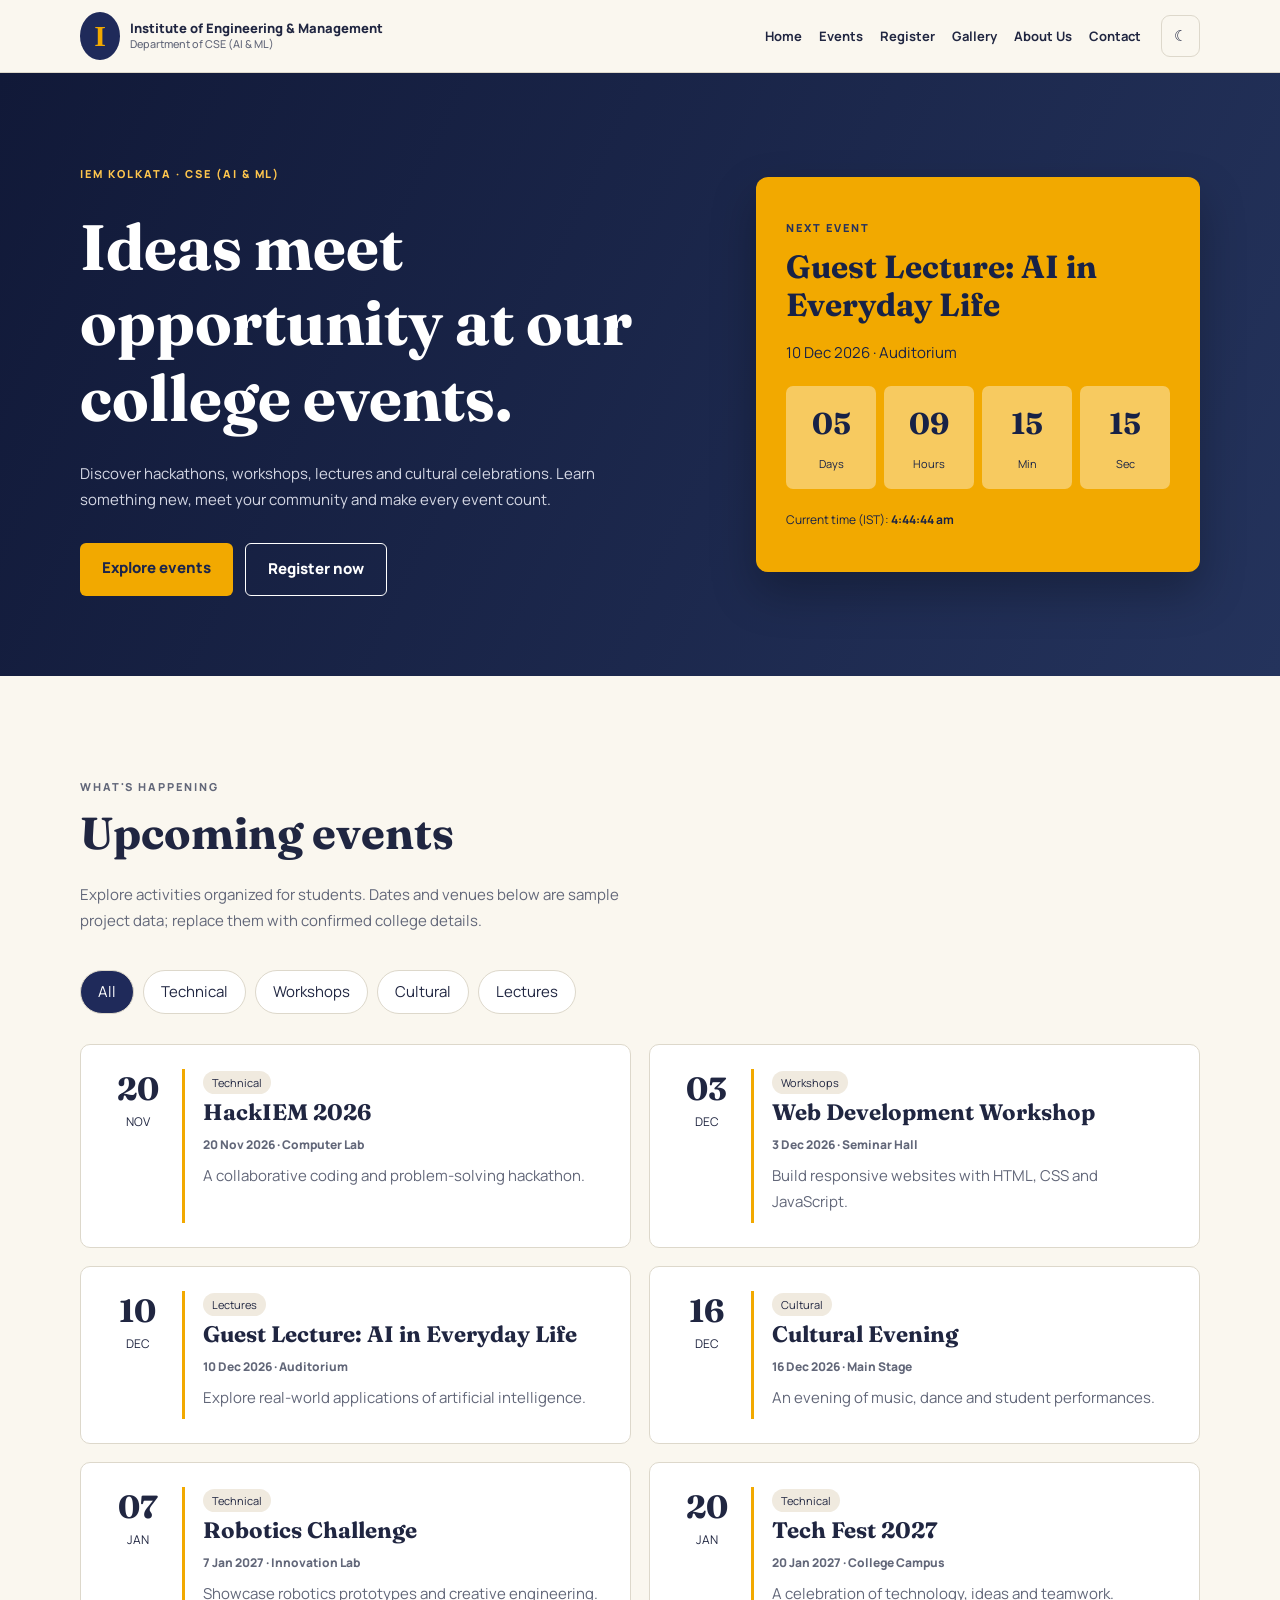
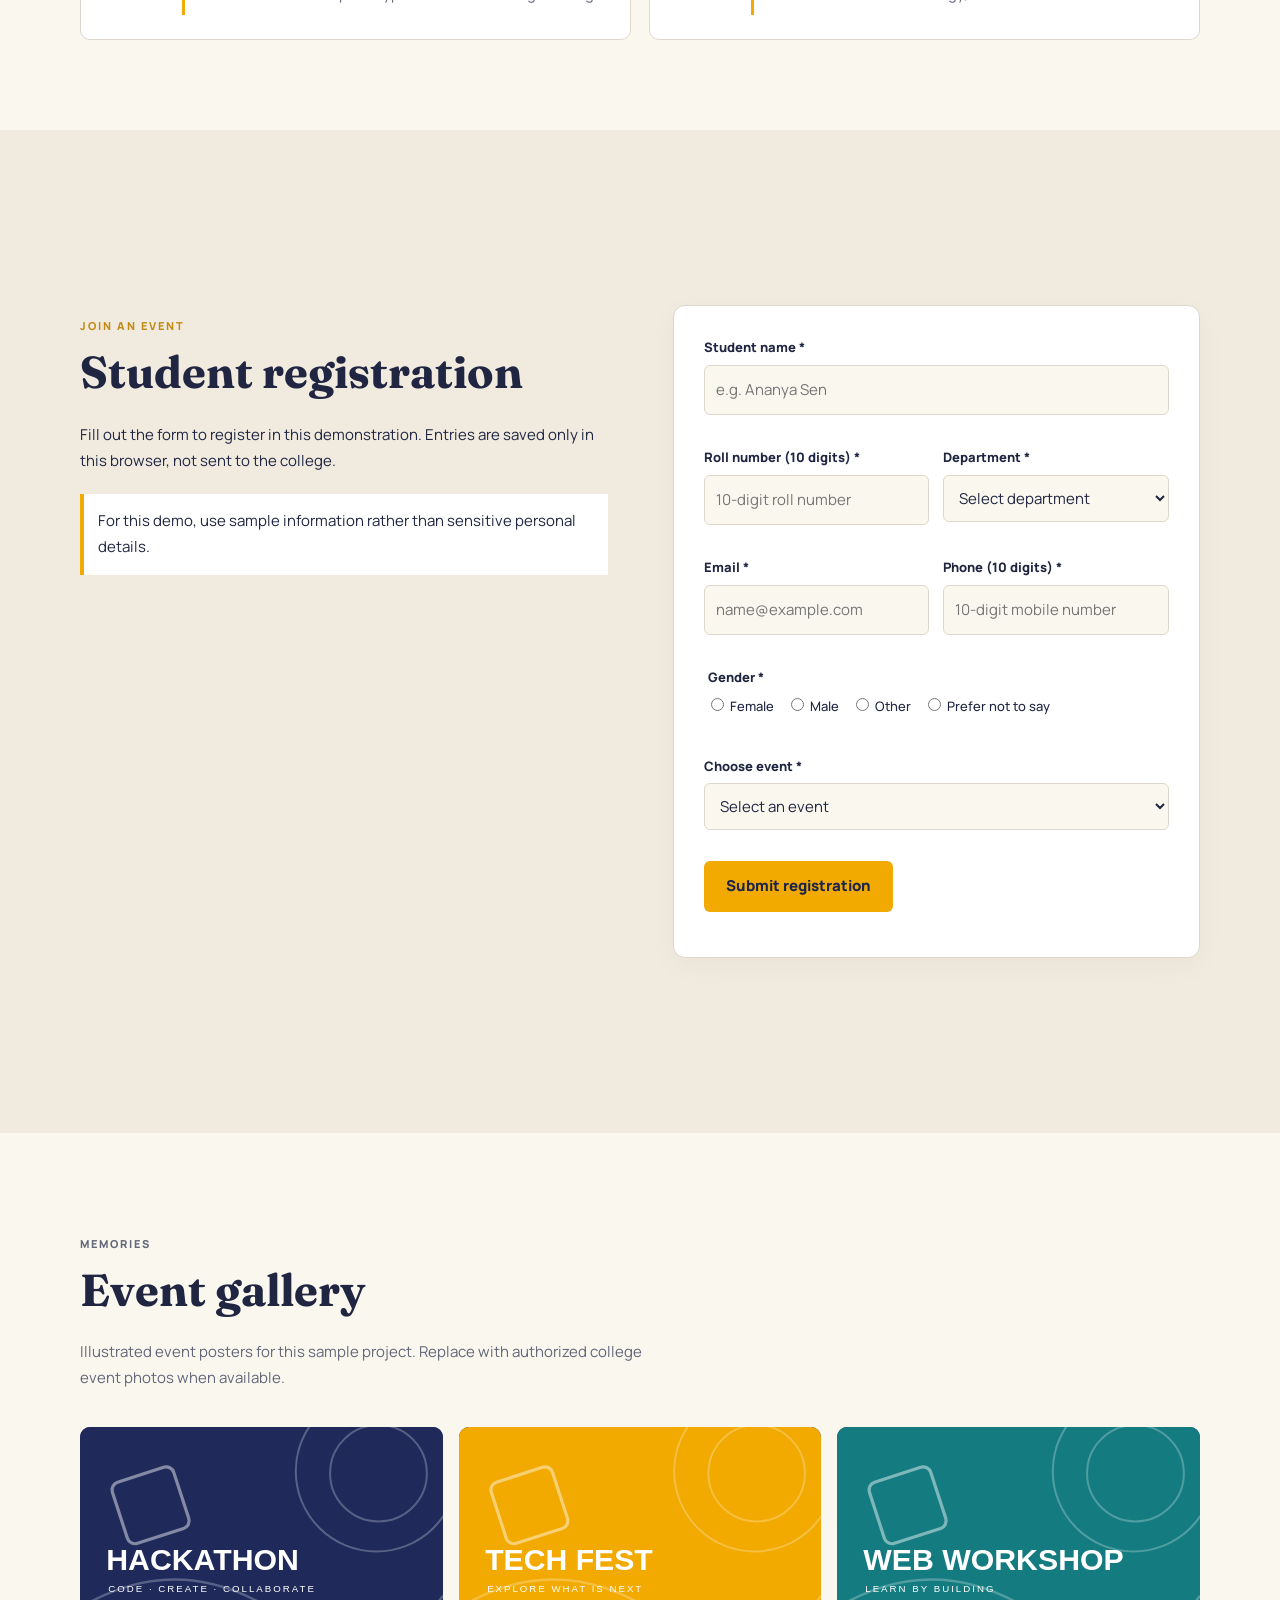
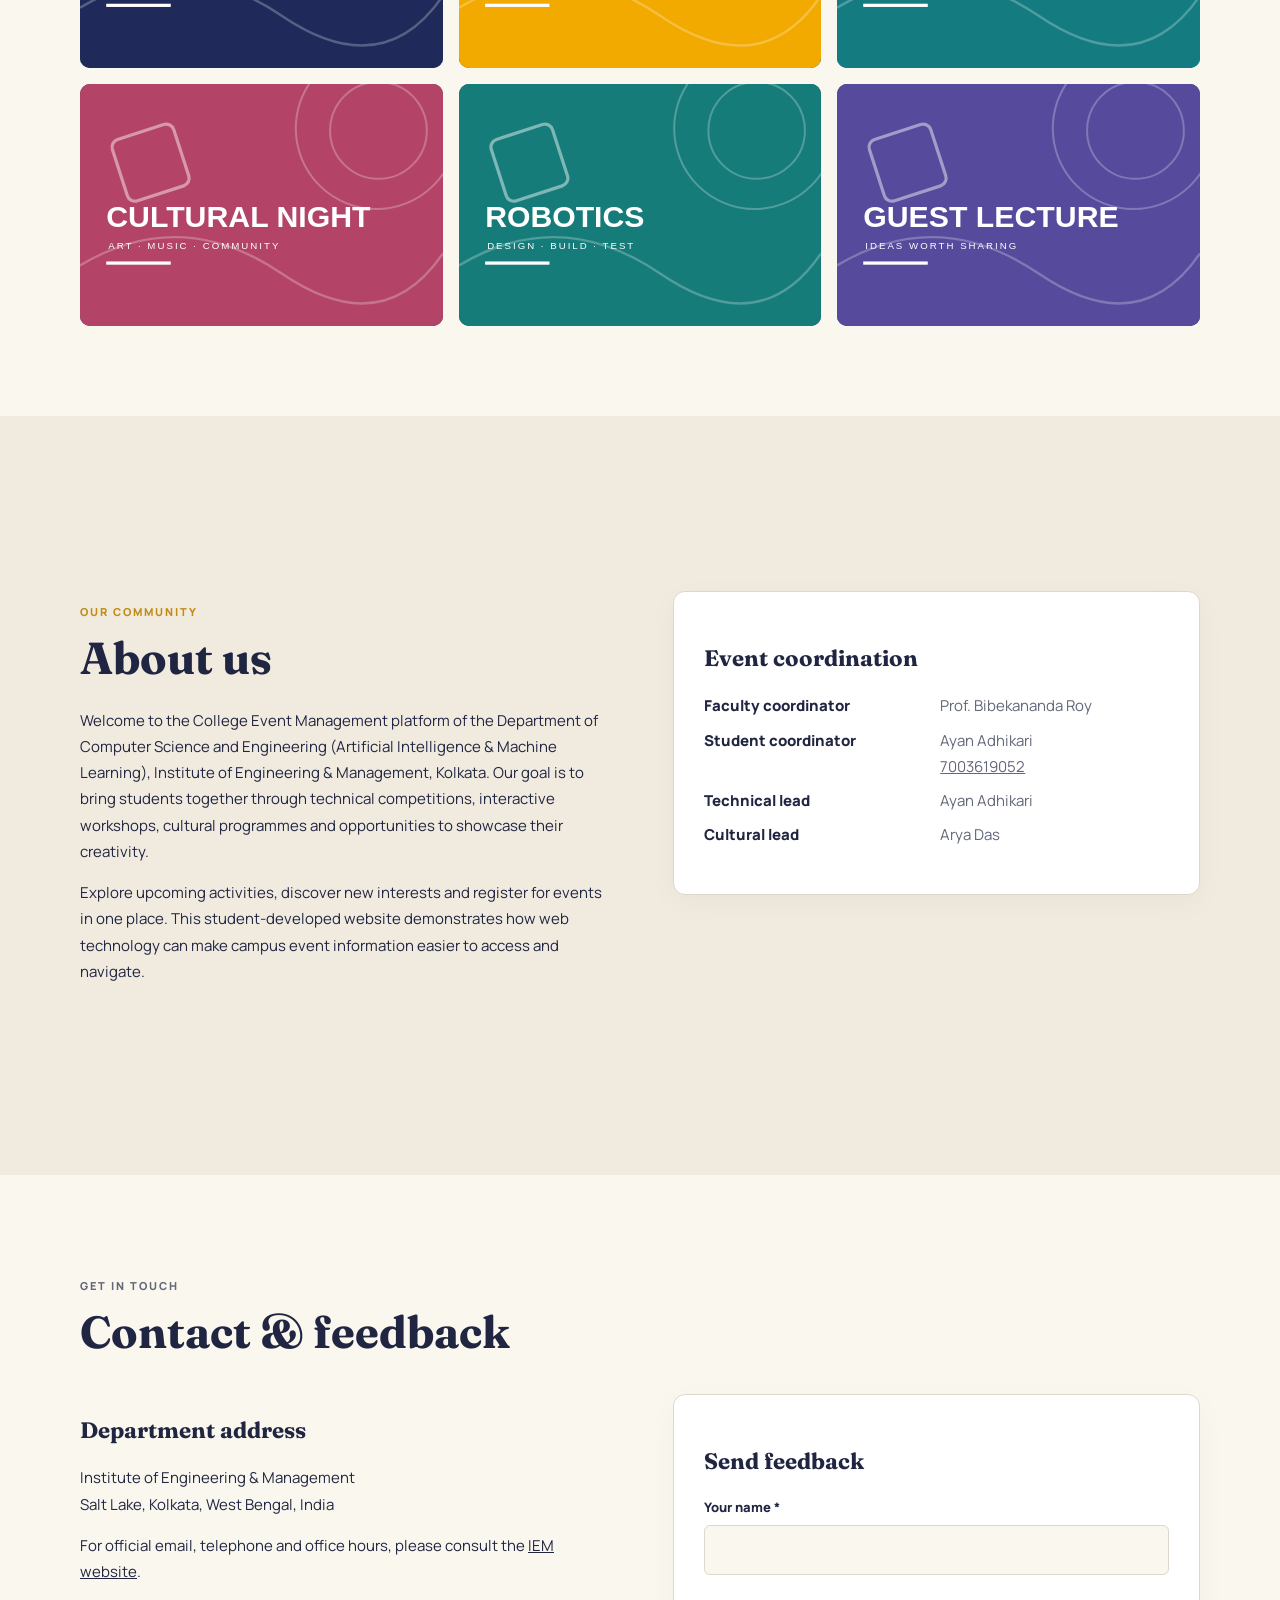
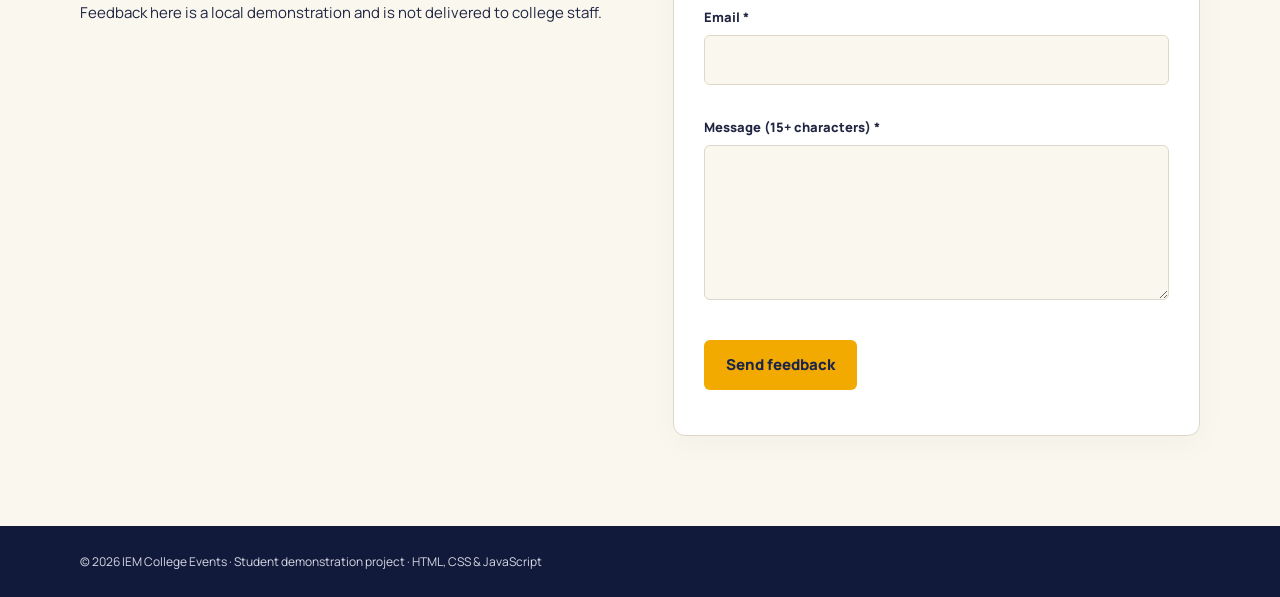
<file: index.html>
<!DOCTYPE html>
<html lang="en"><head><meta charset="UTF-8"><meta name="viewport" content="width=device-width,initial-scale=1"><meta name="description" content="IEM CSE AIML college events and registration"><title>IEM | College Events</title><link rel="stylesheet" href="css/style.css"></head>
<body><header class="site-header"><a class="brand" href="#home"><span class="logo" aria-hidden="true">I</span><span>Institute of Engineering &amp; Management<small>Department of CSE (AI &amp; ML)</small></span></a><div class="header-actions"><button id="themeToggle" class="icon-btn" type="button" aria-label="Toggle dark mode">☾</button><button id="menuToggle" class="icon-btn menu-toggle" type="button" aria-label="Toggle menu" aria-expanded="false">☰</button></div><nav id="mainNav" aria-label="Main navigation"><a href="#home">Home</a><a href="#events">Events</a><a href="#register">Register</a><a href="#gallery">Gallery</a><a href="#about">About Us</a><a href="#contact">Contact</a></nav></header>
<main><section id="home" class="hero"><div class="hero-copy"><p class="eyebrow">IEM KOLKATA · CSE (AI &amp; ML)</p><h1>Ideas meet opportunity at our college events.</h1><p>Discover hackathons, workshops, lectures and cultural celebrations. Learn something new, meet your community and make every event count.</p><div class="actions"><a class="btn primary" href="#events">Explore events</a><a class="btn outline" href="#register">Register now</a></div></div><aside class="countdown-card"><p class="eyebrow">NEXT EVENT</p><h2 id="nextEventName">Loading events…</h2><p id="nextEventDate">Please wait</p><div class="timer" aria-live="off"><div><strong id="cdDays">00</strong><small>Days</small></div><div><strong id="cdHours">00</strong><small>Hours</small></div><div><strong id="cdMins">00</strong><small>Min</small></div><div><strong id="cdSecs">00</strong><small>Sec</small></div></div><p class="clock">Current time (IST): <strong id="clock">--:--:--</strong></p></aside></section>
<section id="events" class="section container"><div class="section-heading"><p class="eyebrow">WHAT'S HAPPENING</p><h2>Upcoming events</h2><p>Explore activities organized for students. Dates and venues below are sample project data; replace them with confirmed college details.</p></div><div id="filters" class="filters" role="group" aria-label="Filter events"><button class="chip active" data-filter="All" aria-pressed="true">All</button><button class="chip" data-filter="Technical" aria-pressed="false">Technical</button><button class="chip" data-filter="Workshops" aria-pressed="false">Workshops</button><button class="chip" data-filter="Cultural" aria-pressed="false">Cultural</button><button class="chip" data-filter="Lectures" aria-pressed="false">Lectures</button></div><div id="eventList" class="events-grid"></div></section>
<section id="register" class="section section-tint"><div class="container split"><div><p class="eyebrow">JOIN AN EVENT</p><h2>Student registration</h2><p>Fill out the form to register in this demonstration. Entries are saved only in this browser, not sent to the college.</p><div class="notice">For this demo, use sample information rather than sensitive personal details.</div></div><form id="registrationForm" class="form-card" novalidate><div class="field"><label for="studentName">Student name *</label><input id="studentName" name="studentName" autocomplete="name" placeholder="e.g. Ananya Sen"><small class="error" id="studentNameError"></small></div><div class="form-grid"><div class="field"><label for="roll">Roll number (10 digits) *</label><input id="roll" name="roll" inputmode="numeric" maxlength="10" placeholder="10-digit roll number"><small class="error" id="rollError"></small></div><div class="field"><label for="department">Department *</label><select id="department" name="department"><option value="">Select department</option><option>CSE (AI &amp; ML)</option><option>CSE</option><option>ECE</option><option>IT</option><option>Other</option></select><small class="error" id="departmentError"></small></div><div class="field"><label for="email">Email *</label><input id="email" name="email" type="email" placeholder="name@example.com"><small class="error" id="emailError"></small></div><div class="field"><label for="phone">Phone (10 digits) *</label><input id="phone" name="phone" inputmode="tel" maxlength="10" placeholder="10-digit mobile number"><small class="error" id="phoneError"></small></div></div><fieldset class="field"><legend>Gender *</legend><div class="radio-row"><label><input type="radio" name="gender" value="Female"> Female</label><label><input type="radio" name="gender" value="Male"> Male</label><label><input type="radio" name="gender" value="Other"> Other</label><label><input type="radio" name="gender" value="Prefer not to say"> Prefer not to say</label></div><small class="error" id="genderError"></small></fieldset><div class="field"><label for="eventSelect">Choose event *</label><select id="eventSelect" name="event"><option value="">Select an event</option></select><small class="error" id="eventSelectError"></small></div><button class="btn primary" type="submit">Submit registration</button><p id="registrationStatus" class="status" role="status"></p></form></div></section>
<section id="gallery" class="section container"><div class="section-heading"><p class="eyebrow">MEMORIES</p><h2>Event gallery</h2><p>Illustrated event posters for this sample project. Replace with authorized college event photos when available.</p></div><div class="gallery-grid"><figure><img src="images/hackathon.svg" alt="Hackathon illustrated poster"><figcaption>Hackathon</figcaption></figure><figure><img src="images/techfest.svg" alt="Tech festival illustrated poster"><figcaption>Tech Fest</figcaption></figure><figure><img src="images/workshop.svg" alt="Workshop illustrated poster"><figcaption>Workshop</figcaption></figure><figure><img src="images/culture.svg" alt="Cultural night illustrated poster"><figcaption>Cultural Night</figcaption></figure><figure><img src="images/robotics.svg" alt="Robotics illustrated poster"><figcaption>Robotics</figcaption></figure><figure><img src="images/lecture.svg" alt="Guest lecture illustrated poster"><figcaption>Guest Lecture</figcaption></figure></div></section>
<section id="about" class="section section-tint"><div class="container split"><div><p class="eyebrow">OUR COMMUNITY</p><h2>About us</h2><p>Welcome to the College Event Management platform of the Department of Computer Science and Engineering (Artificial Intelligence &amp; Machine Learning), Institute of Engineering &amp; Management, Kolkata. Our goal is to bring students together through technical competitions, interactive workshops, cultural programmes and opportunities to showcase their creativity.</p><p>Explore upcoming activities, discover new interests and register for events in one place. This student-developed website demonstrates how web technology can make campus event information easier to access and navigate.</p></div><div class="info-card"><h3>Event coordination</h3><dl><dt>Faculty coordinator</dt><dd>Prof. Bibekananda Roy</dd><dt>Student coordinator</dt><dd>Ayan Adhikari<br><a href="tel:+917003619052">7003619052</a></dd><dt>Technical lead</dt><dd>Ayan Adhikari</dd><dt>Cultural lead</dt><dd>Arya Das</dd></dl></div></div></section>
<section id="contact" class="section container"><div class="section-heading"><p class="eyebrow">GET IN TOUCH</p><h2>Contact &amp; feedback</h2></div><div class="split"><div><h3>Department address</h3><address>Institute of Engineering &amp; Management<br>Salt Lake, Kolkata, West Bengal, India</address><p>For official email, telephone and office hours, please consult the <a href="https://iem.edu.in/" target="_blank" rel="noopener noreferrer">IEM website</a>.</p><p>Feedback here is a local demonstration and is not delivered to college staff.</p></div><form id="feedbackForm" class="form-card" novalidate><h3>Send feedback</h3><div class="field"><label for="feedbackName">Your name *</label><input id="feedbackName" name="feedbackName"><small class="error" id="feedbackNameError"></small></div><div class="field"><label for="feedbackEmail">Email *</label><input id="feedbackEmail" name="feedbackEmail" type="email"><small class="error" id="feedbackEmailError"></small></div><div class="field"><label for="message">Message (15+ characters) *</label><textarea id="message" name="message" rows="5"></textarea><small class="error" id="messageError"></small></div><button class="btn primary" type="submit">Send feedback</button><p id="feedbackStatus" class="status" role="status"></p></form></div></section></main><footer><div class="container">© <span id="year"></span> IEM College Events · Student demonstration project · HTML, CSS &amp; JavaScript</div></footer><script src="js/script.js" defer></script></body></html>
</file>
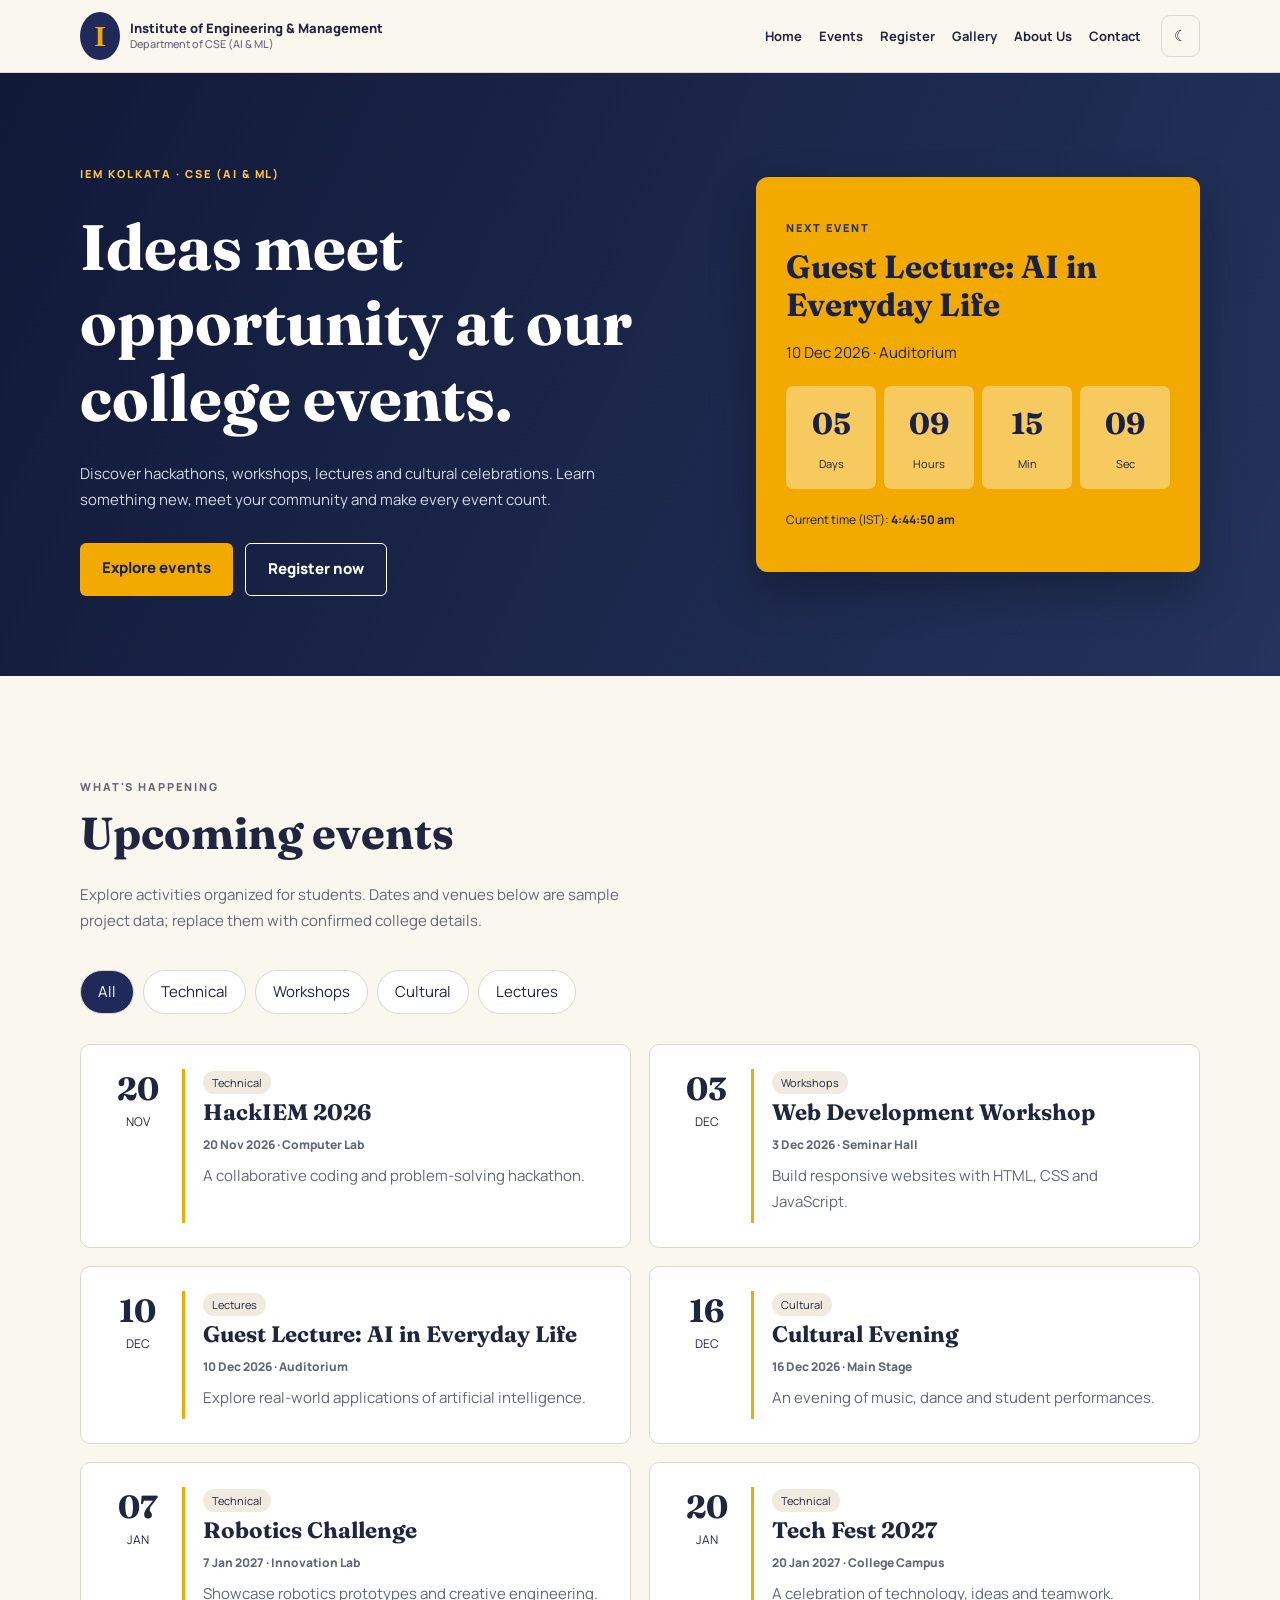
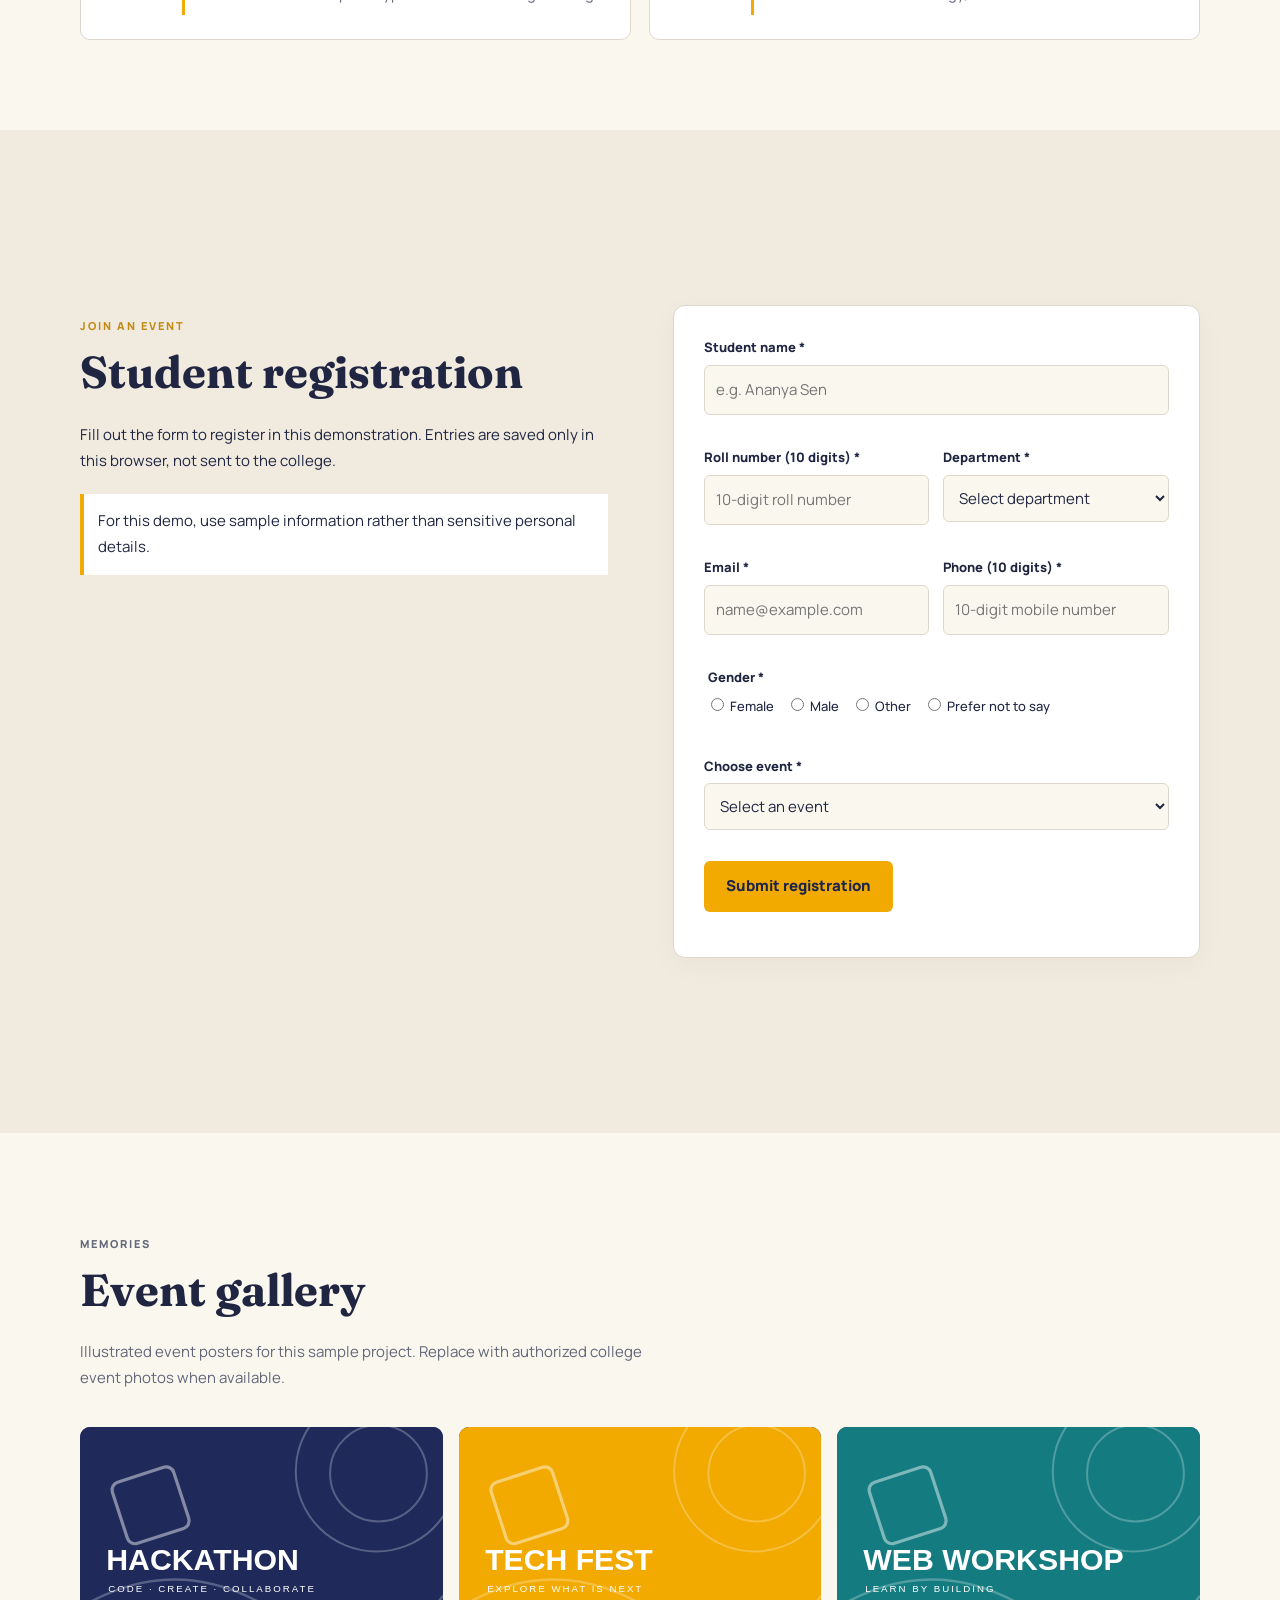
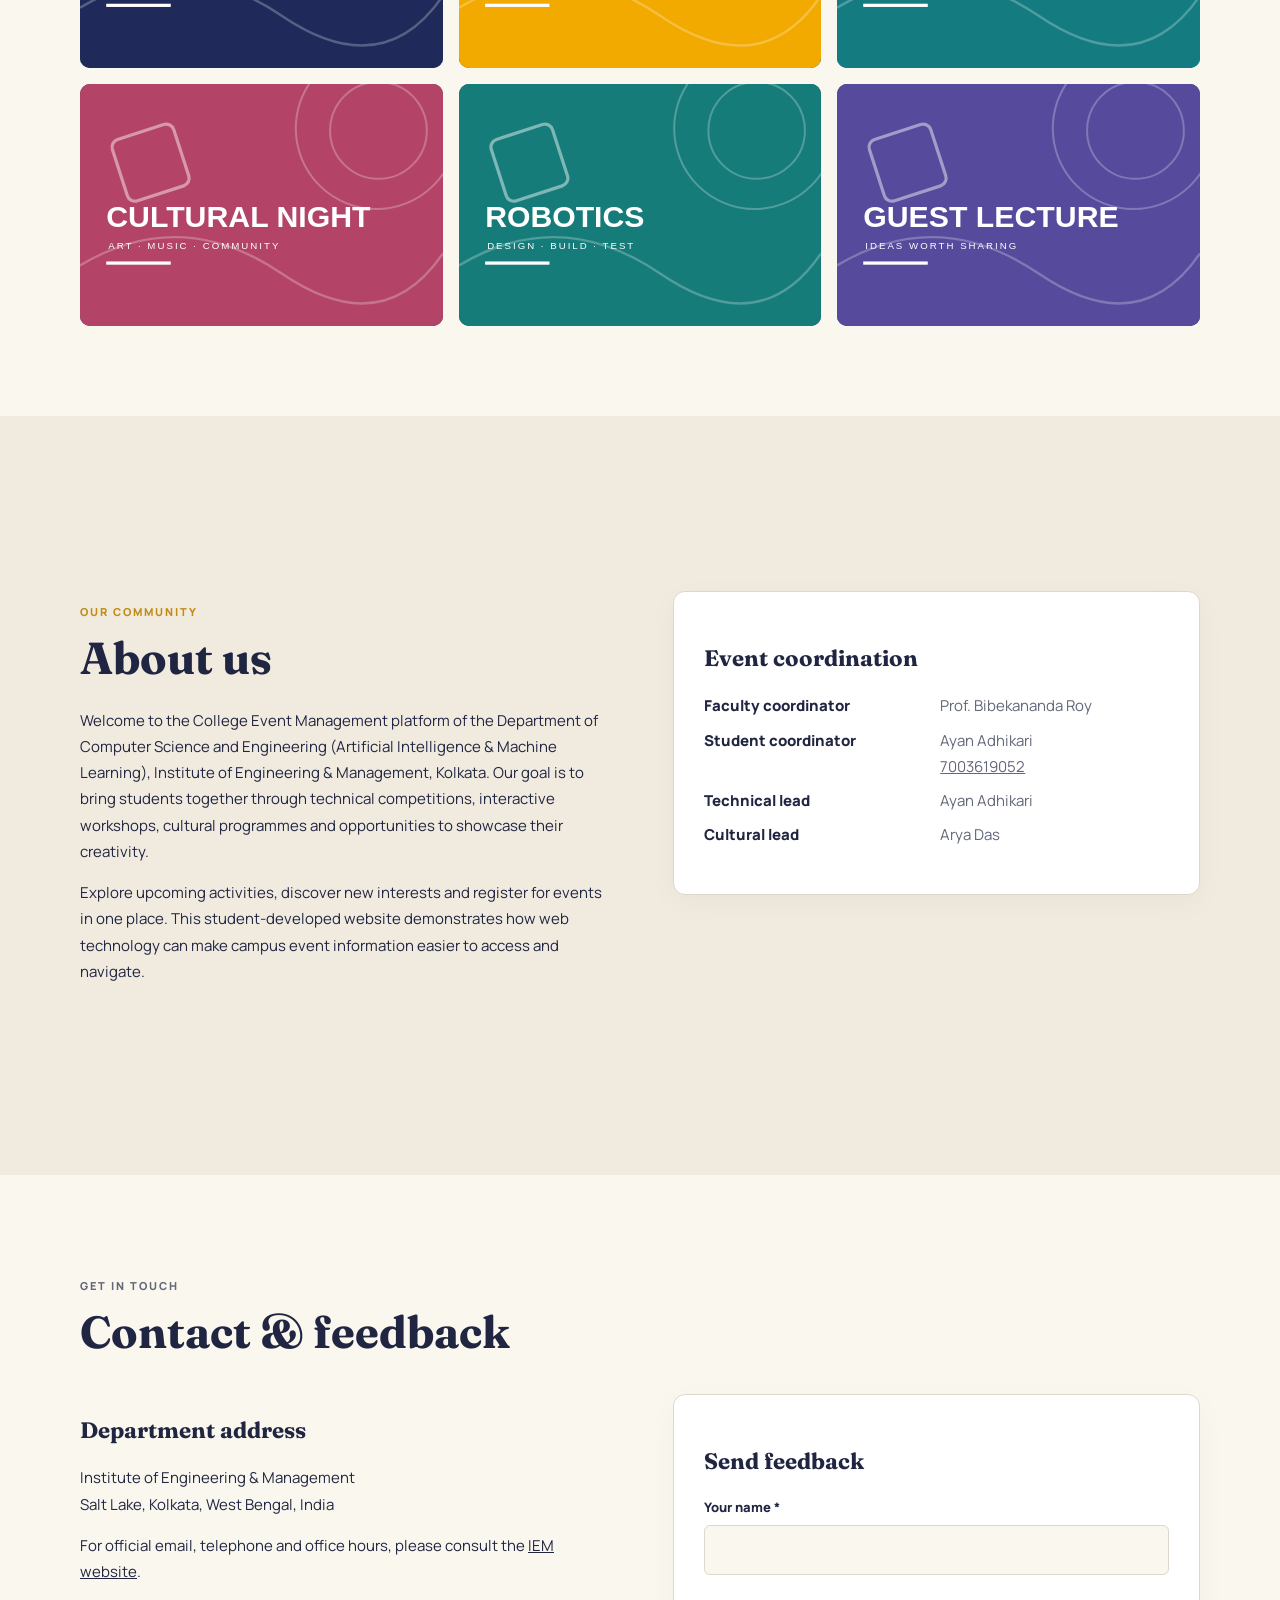
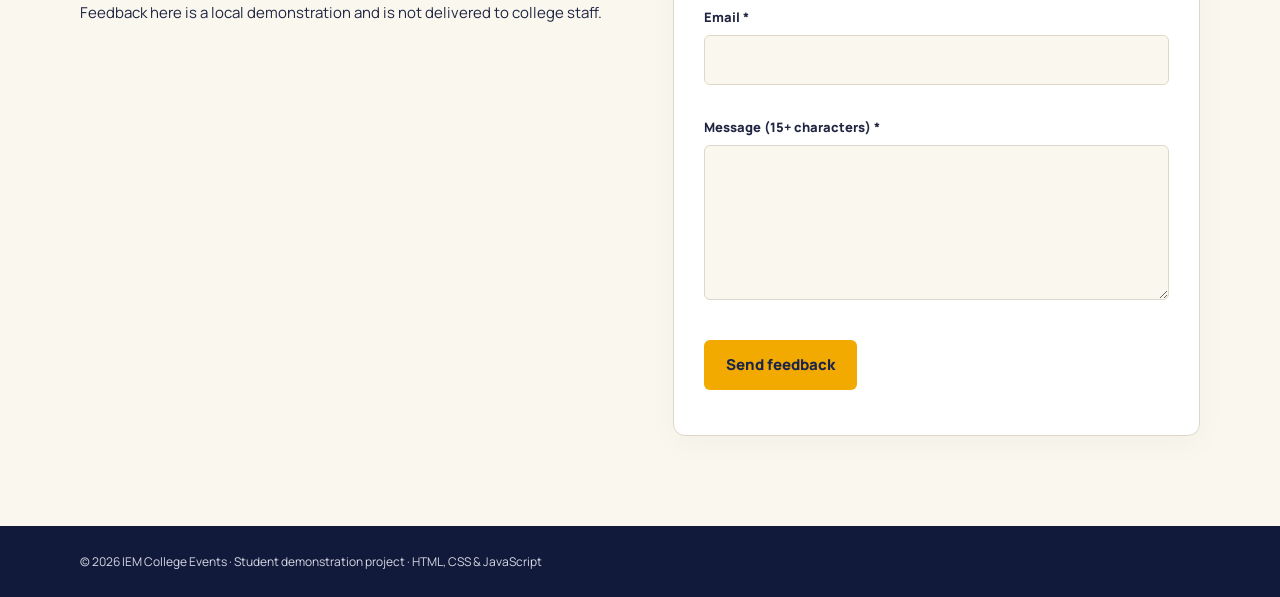
<file: updated-index.html>
<!DOCTYPE html>
<html lang="en"><head><meta charset="UTF-8"><meta name="viewport" content="width=device-width,initial-scale=1"><meta name="description" content="IEM CSE AIML college events and registration"><title>IEM | College Events</title><link rel="stylesheet" href="css/style.css"></head>
<body><header class="site-header"><a class="brand" href="#home"><span class="logo" aria-hidden="true">I</span><span>Institute of Engineering &amp; Management<small>Department of CSE (AI &amp; ML)</small></span></a><div class="header-actions"><button id="themeToggle" class="icon-btn" type="button" aria-label="Toggle dark mode">☾</button><button id="menuToggle" class="icon-btn menu-toggle" type="button" aria-label="Toggle menu" aria-expanded="false">☰</button></div><nav id="mainNav" aria-label="Main navigation"><a href="#home">Home</a><a href="#events">Events</a><a href="#register">Register</a><a href="#gallery">Gallery</a><a href="#about">About Us</a><a href="#contact">Contact</a></nav></header>
<main><section id="home" class="hero"><div class="hero-copy"><p class="eyebrow">IEM KOLKATA · CSE (AI &amp; ML)</p><h1>Ideas meet opportunity at our college events.</h1><p>Discover hackathons, workshops, lectures and cultural celebrations. Learn something new, meet your community and make every event count.</p><div class="actions"><a class="btn primary" href="#events">Explore events</a><a class="btn outline" href="#register">Register now</a></div></div><aside class="countdown-card"><p class="eyebrow">NEXT EVENT</p><h2 id="nextEventName">Loading events…</h2><p id="nextEventDate">Please wait</p><div class="timer" aria-live="off"><div><strong id="cdDays">00</strong><small>Days</small></div><div><strong id="cdHours">00</strong><small>Hours</small></div><div><strong id="cdMins">00</strong><small>Min</small></div><div><strong id="cdSecs">00</strong><small>Sec</small></div></div><p class="clock">Current time (IST): <strong id="clock">--:--:--</strong></p></aside></section>
<section id="events" class="section container"><div class="section-heading"><p class="eyebrow">WHAT'S HAPPENING</p><h2>Upcoming events</h2><p>Explore activities organized for students. Dates and venues below are sample project data; replace them with confirmed college details.</p></div><div id="filters" class="filters" role="group" aria-label="Filter events"><button class="chip active" data-filter="All" aria-pressed="true">All</button><button class="chip" data-filter="Technical" aria-pressed="false">Technical</button><button class="chip" data-filter="Workshops" aria-pressed="false">Workshops</button><button class="chip" data-filter="Cultural" aria-pressed="false">Cultural</button><button class="chip" data-filter="Lectures" aria-pressed="false">Lectures</button></div><div id="eventList" class="events-grid"></div></section>
<section id="register" class="section section-tint"><div class="container split"><div><p class="eyebrow">JOIN AN EVENT</p><h2>Student registration</h2><p>Fill out the form to register in this demonstration. Entries are saved only in this browser, not sent to the college.</p><div class="notice">For this demo, use sample information rather than sensitive personal details.</div></div><form id="registrationForm" class="form-card" novalidate><div class="field"><label for="studentName">Student name *</label><input id="studentName" name="studentName" autocomplete="name" placeholder="e.g. Ananya Sen"><small class="error" id="studentNameError"></small></div><div class="form-grid"><div class="field"><label for="roll">Roll number (10 digits) *</label><input id="roll" name="roll" inputmode="numeric" maxlength="10" placeholder="10-digit roll number"><small class="error" id="rollError"></small></div><div class="field"><label for="department">Department *</label><select id="department" name="department"><option value="">Select department</option><option>CSE (AI &amp; ML)</option><option>CSE</option><option>ECE</option><option>IT</option><option>Other</option></select><small class="error" id="departmentError"></small></div><div class="field"><label for="email">Email *</label><input id="email" name="email" type="email" placeholder="name@example.com"><small class="error" id="emailError"></small></div><div class="field"><label for="phone">Phone (10 digits) *</label><input id="phone" name="phone" inputmode="tel" maxlength="10" placeholder="10-digit mobile number"><small class="error" id="phoneError"></small></div></div><fieldset class="field"><legend>Gender *</legend><div class="radio-row"><label><input type="radio" name="gender" value="Female"> Female</label><label><input type="radio" name="gender" value="Male"> Male</label><label><input type="radio" name="gender" value="Other"> Other</label><label><input type="radio" name="gender" value="Prefer not to say"> Prefer not to say</label></div><small class="error" id="genderError"></small></fieldset><div class="field"><label for="eventSelect">Choose event *</label><select id="eventSelect" name="event"><option value="">Select an event</option></select><small class="error" id="eventSelectError"></small></div><button class="btn primary" type="submit">Submit registration</button><p id="registrationStatus" class="status" role="status"></p></form></div></section>
<section id="gallery" class="section container"><div class="section-heading"><p class="eyebrow">MEMORIES</p><h2>Event gallery</h2><p>Illustrated event posters for this sample project. Replace with authorized college event photos when available.</p></div><div class="gallery-grid"><figure><img src="images/hackathon.svg" alt="Hackathon illustrated poster"><figcaption>Hackathon</figcaption></figure><figure><img src="images/techfest.svg" alt="Tech festival illustrated poster"><figcaption>Tech Fest</figcaption></figure><figure><img src="images/workshop.svg" alt="Workshop illustrated poster"><figcaption>Workshop</figcaption></figure><figure><img src="images/culture.svg" alt="Cultural night illustrated poster"><figcaption>Cultural Night</figcaption></figure><figure><img src="images/robotics.svg" alt="Robotics illustrated poster"><figcaption>Robotics</figcaption></figure><figure><img src="images/lecture.svg" alt="Guest lecture illustrated poster"><figcaption>Guest Lecture</figcaption></figure></div></section>
<section id="about" class="section section-tint"><div class="container split"><div><p class="eyebrow">OUR COMMUNITY</p><h2>About us</h2><p>Welcome to the College Event Management platform of the Department of Computer Science and Engineering (Artificial Intelligence &amp; Machine Learning), Institute of Engineering &amp; Management, Kolkata. Our goal is to bring students together through technical competitions, interactive workshops, cultural programmes and opportunities to showcase their creativity.</p><p>Explore upcoming activities, discover new interests and register for events in one place. This student-developed website demonstrates how web technology can make campus event information easier to access and navigate.</p></div><div class="info-card"><h3>Event coordination</h3><dl><dt>Faculty coordinator</dt><dd>Prof. Bibekananda Roy</dd><dt>Student coordinator</dt><dd>Ayan Adhikari<br><a href="tel:+917003619052">7003619052</a></dd><dt>Technical lead</dt><dd>Ayan Adhikari</dd><dt>Cultural lead</dt><dd>Arya Das</dd></dl></div></div></section>
<section id="contact" class="section container"><div class="section-heading"><p class="eyebrow">GET IN TOUCH</p><h2>Contact &amp; feedback</h2></div><div class="split"><div><h3>Department address</h3><address>Institute of Engineering &amp; Management<br>Salt Lake, Kolkata, West Bengal, India</address><p>For official email, telephone and office hours, please consult the <a href="https://iem.edu.in/" target="_blank" rel="noopener noreferrer">IEM website</a>.</p><p>Feedback here is a local demonstration and is not delivered to college staff.</p></div><form id="feedbackForm" class="form-card" novalidate><h3>Send feedback</h3><div class="field"><label for="feedbackName">Your name *</label><input id="feedbackName" name="feedbackName"><small class="error" id="feedbackNameError"></small></div><div class="field"><label for="feedbackEmail">Email *</label><input id="feedbackEmail" name="feedbackEmail" type="email"><small class="error" id="feedbackEmailError"></small></div><div class="field"><label for="message">Message (15+ characters) *</label><textarea id="message" name="message" rows="5"></textarea><small class="error" id="messageError"></small></div><button class="btn primary" type="submit">Send feedback</button><p id="feedbackStatus" class="status" role="status"></p></form></div></section></main><footer><div class="container">© <span id="year"></span> IEM College Events · Student demonstration project · HTML, CSS &amp; JavaScript</div></footer><script src="js/script.js" defer></script></body></html>
</file>
<file: css/style.css>
@import url('https://fonts.googleapis.com/css2?family=Fraunces:wght@500;600;700&family=Manrope:wght@400;500;600;700;800&display=swap');
:root{--indigo:#1f2a5a;--navy:#121a3b;--marigold:#f2a900;--paper:#faf7ef;--ink:#202641;--muted:#626779;--card:#fff;--line:#ddd8cb;--tint:#f0eadf}*{box-sizing:border-box}html{scroll-behavior:smooth;scroll-padding-top:90px}body{margin:0;background:var(--paper);color:var(--ink);font:15px/1.75 Manrope,Arial,sans-serif}body.dark{--paper:#10162e;--ink:#f5f1e8;--muted:#c3c7d5;--card:#1d2647;--line:#465071;--tint:#17203e}h1,h2,h3{font-family:Fraunces,Georgia,serif;line-height:1.18}h1{font-size:clamp(2.5rem,5vw,4.6rem);margin:.4em 0}h2{font-size:clamp(2rem,3.5vw,3rem);margin:.2em 0 .5em}h3{font-size:1.4rem}p{max-width:65ch}a{color:inherit}button,input,select,textarea{font:inherit}button{cursor:pointer}.container{width:min(1120px,92%);margin:auto}.site-header{position:sticky;top:0;z-index:10;background:var(--paper);border-bottom:1px solid var(--line);display:flex;align-items:center;gap:20px;padding:12px max(4%,calc((100vw - 1120px)/2))}.brand{display:flex;align-items:center;gap:10px;text-decoration:none;font-weight:800;line-height:1.35;font-size:13px;max-width:340px}.brand small{display:block;font-weight:500;color:var(--muted)}.logo{width:40px;height:48px;display:grid;place-items:center;border-radius:50%;background:var(--indigo);color:var(--marigold);font:700 30px Georgia}.site-header nav{margin-left:auto;display:flex;gap:17px;align-items:center}.site-header nav a{text-decoration:none;font-size:13px;font-weight:700}.site-header nav a:hover,.site-header nav a:focus-visible{color:#bd8200}.header-actions{display:flex;gap:6px;order:3}.icon-btn{background:transparent;border:1px solid var(--line);color:var(--ink);border-radius:9px;padding:7px 12px}.menu-toggle{display:none}.hero{min-height:550px;background:linear-gradient(115deg,#111938,#24335c);color:#fff;padding:80px max(4%,calc((100vw - 1120px)/2));display:grid;grid-template-columns:1.4fr 1fr;align-items:center;gap:55px}.hero-copy>p:not(.eyebrow){color:#d4d7e4}.eyebrow{font-size:11px;letter-spacing:.18em;font-weight:800;text-transform:uppercase;color:#c18b16}.hero .eyebrow{color:#ffc64d}.actions{display:flex;flex-wrap:wrap;gap:12px;margin-top:30px}.btn{display:inline-block;text-align:center;border:0;border-radius:6px;padding:12px 22px;font-weight:800;text-decoration:none}.primary{background:var(--marigold);color:#1b254b}.primary:hover{background:#ffd063}.outline{border:1px solid #fff;color:#fff}.outline:hover{background:#ffffff20}.countdown-card{background:var(--marigold);color:#182246;padding:30px;border-radius:12px;box-shadow:0 20px 45px #0004}.countdown-card .eyebrow{color:#26325d}.countdown-card h2{font-size:2rem}.timer{display:grid;grid-template-columns:repeat(4,1fr);gap:8px;margin:20px 0}.timer div{background:#ffffff60;padding:12px 5px;text-align:center;border-radius:7px}.timer strong{display:block;font-size:clamp(20px,3vw,30px);font-family:Fraunces,Georgia,serif}.timer small{font-size:11px}.clock{font-size:12px}.section{padding-top:90px;padding-bottom:90px}.section-tint{background:var(--tint)}.section-tint>.container{padding-top:85px;padding-bottom:85px}.section-heading{margin-bottom:35px}.section-heading p{color:var(--muted)}.filters{display:flex;flex-wrap:wrap;gap:9px;margin:20px 0 30px}.chip{border:1px solid var(--line);background:var(--card);color:var(--ink);border-radius:25px;padding:8px 17px}.chip.active,.chip:hover{background:var(--indigo);color:#fff}.events-grid{display:grid;grid-template-columns:repeat(2,minmax(0,1fr));gap:18px}.event{display:grid;grid-template-columns:80px 1fr;gap:18px;padding:24px;background:var(--card);border:1px solid var(--line);border-radius:10px}.event-date{text-align:center;border-right:3px solid var(--marigold);padding-right:12px}.event-date strong{font:700 2rem Fraunces,Georgia,serif;display:block}.event-date span{font-size:12px;text-transform:uppercase}.event h3{margin:4px 0}.event p{margin:8px 0;color:var(--muted)}.event .meta{font-size:12px;font-weight:800}.tag{font-size:11px;background:var(--tint);border-radius:20px;padding:4px 9px}.split{display:grid;grid-template-columns:1fr 1fr;gap:65px;align-items:start}.notice{padding:14px;border-left:4px solid var(--marigold);background:var(--card);margin-top:20px}.form-card,.info-card{background:var(--card);border:1px solid var(--line);border-radius:12px;padding:30px;box-shadow:0 8px 30px #00000009}.field{margin-bottom:16px;border:0;padding:0;min-width:0}.field label,.field legend{display:block;font-size:13px;font-weight:800;margin-bottom:6px}.field input:not([type=radio]),.field select,.field textarea{width:100%;background:var(--paper);border:1px solid var(--line);color:var(--ink);border-radius:6px;padding:11px}.field .is-invalid{border-color:#c94141!important}.error{display:block;color:#d04b4b;min-height:15px;font-size:11px}.form-grid{display:grid;grid-template-columns:1fr 1fr;gap:0 14px}.radio-row{display:flex;flex-wrap:wrap;gap:12px}.radio-row label{font-weight:500}.status{font-weight:700}.status.success{color:#188353}.status.failure{color:#c94141}.gallery-grid{display:grid;grid-template-columns:repeat(3,1fr);gap:16px}.gallery-grid figure{position:relative;margin:0;overflow:hidden;border-radius:10px;aspect-ratio:3/2;background:var(--indigo)}.gallery-grid img{width:100%;height:100%;object-fit:cover;transition:transform .35s}.gallery-grid figcaption{position:absolute;bottom:0;left:0;right:0;padding:12px 15px;background:#111938df;color:#fff;font-weight:800;transform:translateY(100%);transition:transform .35s}.gallery-grid figure:hover img{transform:scale(1.06)}.gallery-grid figure:hover figcaption,.gallery-grid figure:focus-within figcaption{transform:translateY(0)}.info-card dl{display:grid;grid-template-columns:1fr 1fr;gap:8px}.info-card dt{font-weight:800}.info-card dd{margin:0;color:var(--muted)}address{font-style:normal}footer{background:#121a3b;color:#d7d9e4;padding:25px 0;font-size:12px}@media(max-width:900px){.hero,.split{grid-template-columns:1fr;gap:30px}.gallery-grid{grid-template-columns:repeat(2,1fr)}.events-grid{grid-template-columns:1fr}.site-header nav{gap:9px}.site-header nav a{font-size:12px}}@media(max-width:680px){.site-header{flex-wrap:wrap}.brand{flex:1}.header-actions{margin-left:auto}.menu-toggle{display:block}.site-header nav{display:none;flex-basis:100%;flex-direction:column;align-items:stretch;order:4;margin:0}.site-header nav.open{display:flex}.site-header nav a{padding:10px 0;border-top:1px solid var(--line)}.hero{padding:60px 5%}.section{padding-top:60px;padding-bottom:60px}.section-tint>.container{padding-top:60px;padding-bottom:60px}.gallery-grid,.form-grid{grid-template-columns:1fr}.form-card{padding:20px}.event{grid-template-columns:60px 1fr;padding:15px;gap:12px}.timer{gap:4px}}@media(hover:none){.gallery-grid figcaption{transform:none}}@media(prefers-reduced-motion:reduce){html{scroll-behavior:auto}*,*:before,*:after{transition:none!important}}
</file>
